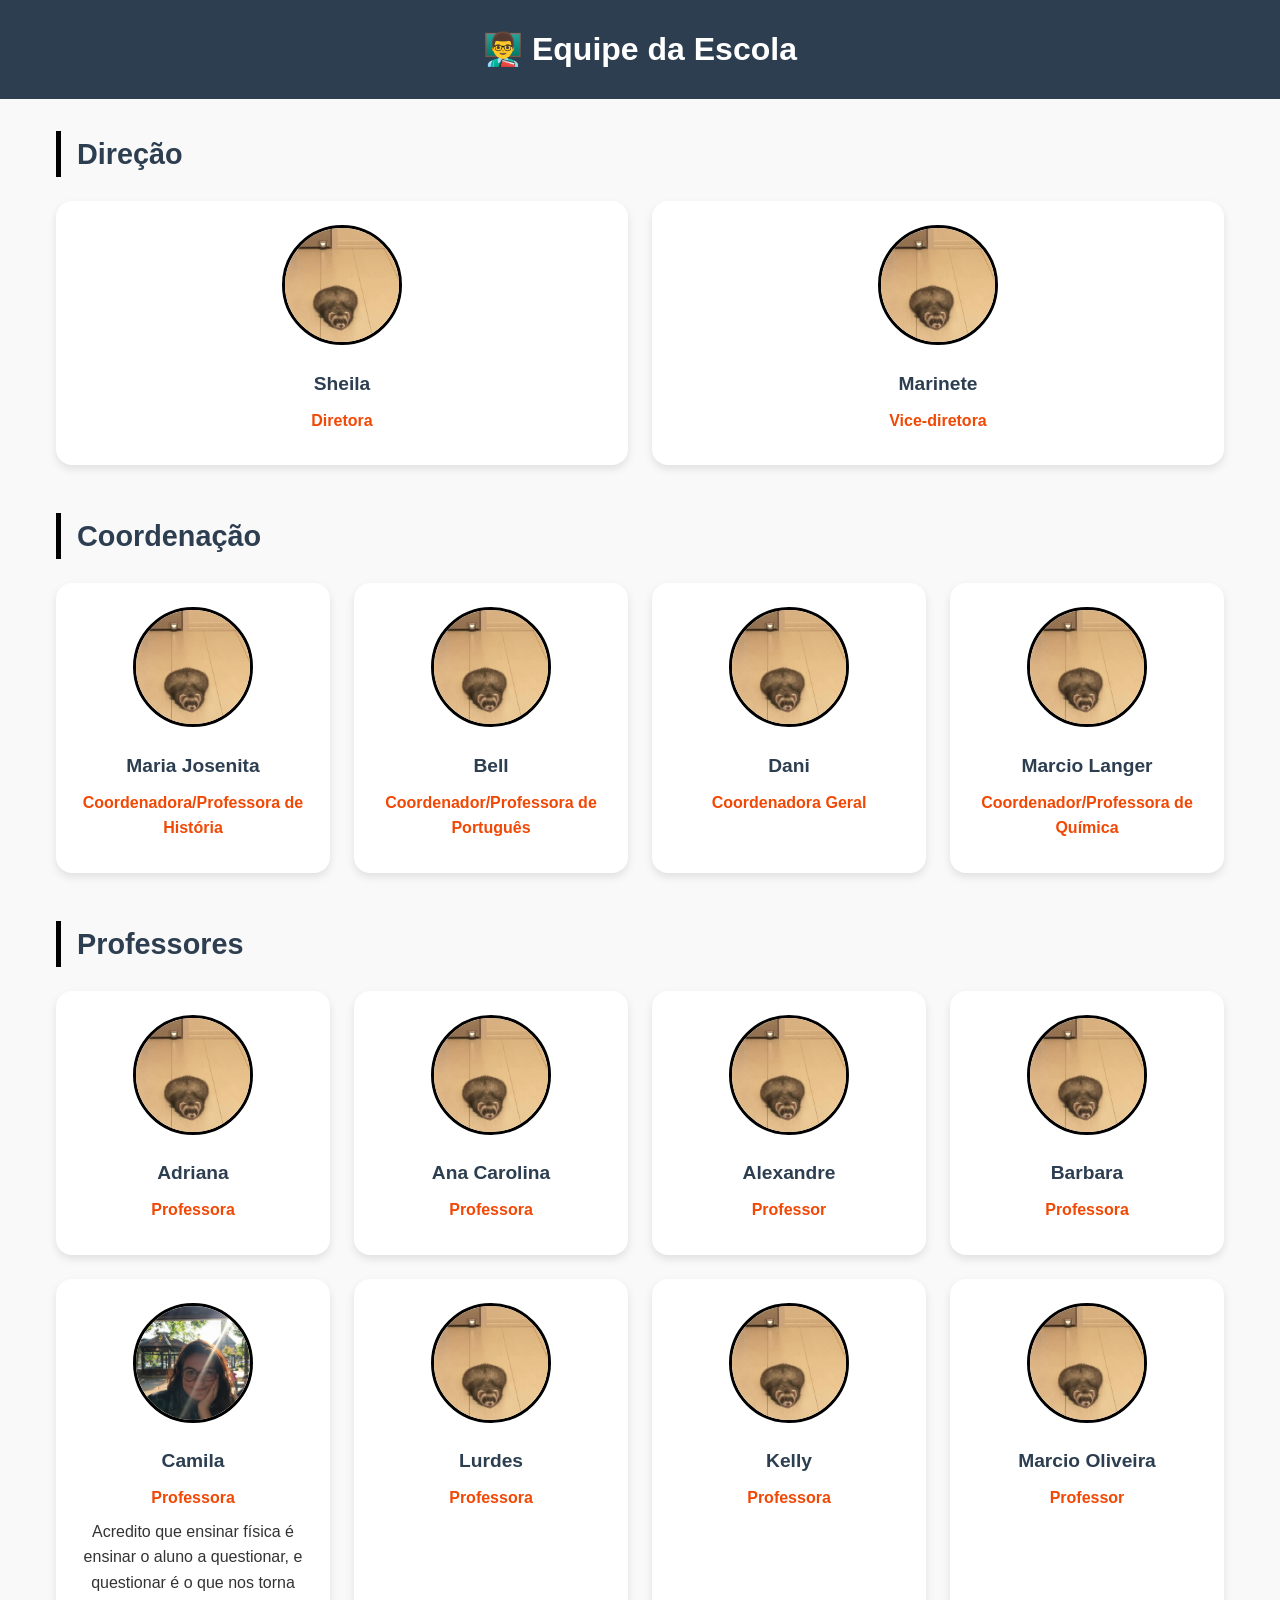
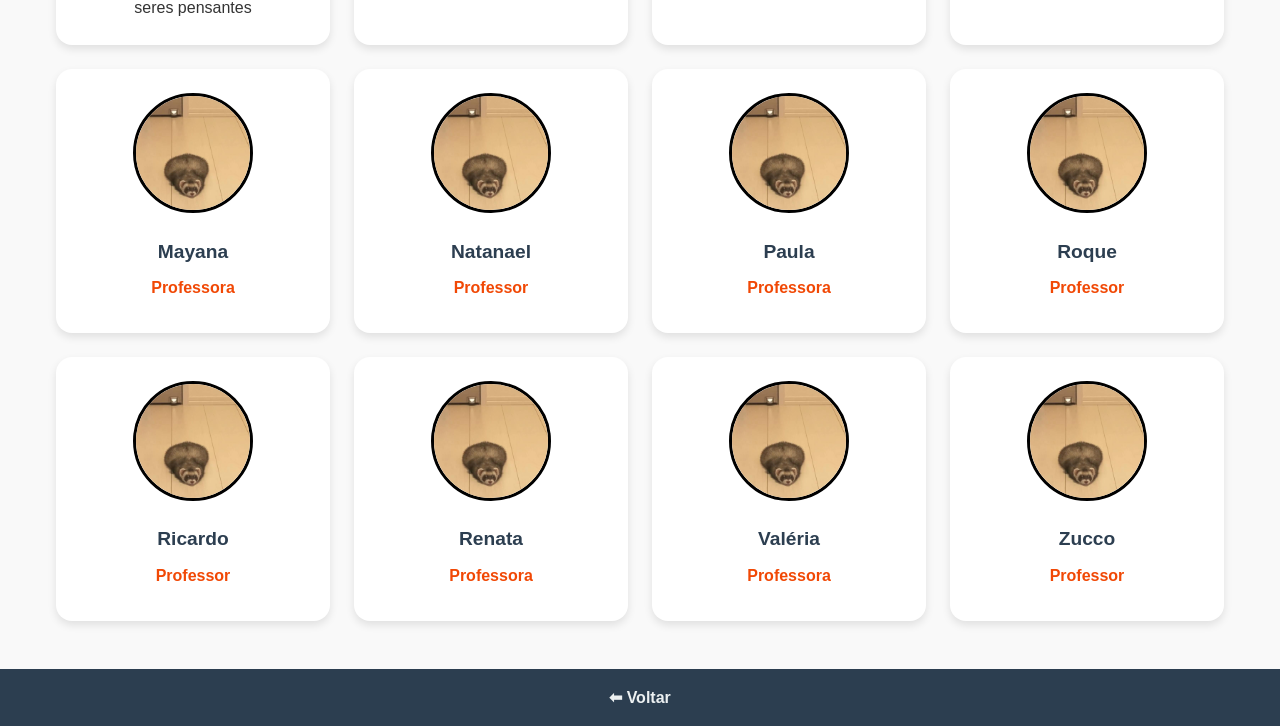
<file: Equipe.html>
<!DOCTYPE html>
<html lang="pt-br">
<head>
    <meta charset="UTF-8">
    <meta name="viewport" content="width=device-width, initial-scale=1.0">
    <title>Equipe da Escola</title>
    <style>
        * {
            margin: 0;
            padding: 0;
            box-sizing: border-box;
        }

        body {
            font-family: Arial, sans-serif;
            background-color: #f9f9f9;
            color: #333;
            line-height: 1.6;
        }

        header {
            background-color: #2c3e50;
            color: white;
            text-align: center;
            padding: 1.5rem;
            margin-bottom: 2rem;
        }

        header h1 {
            font-size: 2rem;
        }

        main {
            max-width: 1200px;
            margin: 0 auto;
            padding: 0 1rem;
        }

        section {
            margin-bottom: 3rem;
        }

        section h2 {
            font-size: 1.8rem;
            border-left: 5px solid #000000;
            padding-left: 1rem;
            margin-bottom: 1.5rem;
            color: #2c3e50;
        }

        .grid {
            display: grid;
            grid-template-columns: repeat(auto-fit, minmax(240px, 1fr));
            gap: 1.5rem;
        }

        .card {
            background-color: white;
            border-radius: 16px;
            box-shadow: 0 4px 8px rgba(0,0,0,0.1);
            text-align: center;
            padding: 1.5rem;
            transition: transform 0.2s ease;
        }

        .card:hover {
            transform: translateY(-5px);
        }

        .card img {
            width: 120px;
            height: 120px;
            object-fit: cover;
            border-radius: 50%;
            margin-bottom: 1rem;
            border: 3px solid #000000;
        }

        .card h3 {
            font-size: 1.2rem;
            margin-bottom: 0.5rem;
            color: #2c3e50;
        }

        .card .cargo {
            font-weight: bold;
            color: #f14805;
            margin-bottom: 0.5rem;
        }

        .card p {
            color: #666;
        }

        footer {
            background-color: #2c3e50;
            color: white;
            text-align: center;
            padding: 1rem;
            margin-top: 2rem;
        }

        footer a {
            color: #ecf0f1;
            text-decoration: none;
            font-weight: bold;
        }

        footer a:hover {
            text-decoration: underline;
        }
    </style>
</head>
<body>

<header>
    <h1>👨‍🏫 Equipe da Escola</h1>
</header>

<main>
    <!-- DIREÇÃO -->
    <section>
        <h2>Direção</h2>
        <div class="grid">
            <div class="card">
                <img src="image/furãoteste.jpg" alt="Foto da Diretora Sheila">
                <h3>Sheila</h3>
                <div class="cargo">Diretora</div>
            </div>
            <div class="card">
                <img src="image/furãoteste.jpg" alt="Foto da Vice-diretora Marinete">
                <h3>Marinete</h3>
                <div class="cargo">Vice-diretora</div>
            </div>
        </div>
    </section>

    <!-- COORDENAÇÃO -->
    <section>
        <h2>Coordenação</h2>
        <div class="grid">
            <div class="card">
                <img src="image/furãoteste.jpg" alt="Foto da Coordenadora Maria Josenita">
                <h3>Maria Josenita</h3>
                <div class="cargo">Coordenadora/Professora de História</div>
            </div>
            <div class="card">
                <img src="image/furãoteste.jpg" alt="Foto do Coordenador Bell">
                <h3>Bell</h3>
                <div class="cargo">Coordenador/Professora de Português</div>
            </div>
            <div class="card">
                <img src="image/furãoteste.jpg" alt="Foto da Coordenadora Dani">
                <h3>Dani</h3>
                <div class="cargo">Coordenadora Geral</div>
            </div>
            <div class="card">
                <img src="image/furãoteste.jpg" alt="Foto do Coordenador Marcio Langer">
                <h3>Marcio Langer</h3>
                <div class="cargo">Coordenador/Professora de Química</div>
            </div>
        </div>
    </section>

    <!-- PROFESSORES -->
    <section>
        <h2>Professores</h2>
        <div class="grid">
            <!-- PROFESSORES -->
            <div class="card"><img src="image/furãoteste.jpg" alt="Foto da Professora Adriana"><h3>Adriana</h3><div class="cargo">Professora</div></div>
            <div class="card"><img src="image/furãoteste.jpg" alt="Foto da Professora Ana Carolina"><h3>Ana Carolina</h3><div class="cargo">Professora</div></div>
            <div class="card"><img src="image/furãoteste.jpg" alt="Foto do Professor Alexandre"><h3>Alexandre</h3><div class="cargo">Professor</div></div>
            <div class="card"><img src="image/furãoteste.jpg" alt="Foto da Professora Barbara"><h3>Barbara</h3><div class="cargo">Professora</div></div>
            <div class="card"><img src="image/Camila.jpeg" alt="Foto da Professora Camila"><h3>Camila</h3><div class="cargo">Professora</div>
                Acredito que ensinar física é ensinar o aluno a questionar, e questionar é o que nos torna seres pensantes
            </div>
            <div class="card"><img src="image/furãoteste.jpg" alt="Foto da Professora Lurdes"><h3>Lurdes</h3><div class="cargo">Professora</div></div>
            <div class="card"><img src="image/furãoteste.jpg" alt="Foto da Professora Kelly"><h3>Kelly</h3><div class="cargo">Professora</div></div>
            <div class="card"><img src="image/furãoteste.jpg" alt="Foto do Professor Marcio Oliveira"><h3>Marcio Oliveira</h3><div class="cargo">Professor</div></div>
            <div class="card"><img src="image/furãoteste.jpg" alt="Foto da Professora Mayana"><h3>Mayana</h3><div class="cargo">Professora</div></div>
            <div class="card"><img src="image/furãoteste.jpg" alt="Foto do Professor Natanael"><h3>Natanael</h3><div class="cargo">Professor</div></div>
            <div class="card"><img src="image/furãoteste.jpg" alt="Foto da Professora Paula"><h3>Paula</h3><div class="cargo">Professora</div></div>
            <div class="card"><img src="image/furãoteste.jpg" alt="Foto do Professor Roque"><h3>Roque</h3><div class="cargo">Professor</div></div>
            <div class="card"><img src="image/furãoteste.jpg" alt="Foto do Professor Ricardo"><h3>Ricardo</h3><div class="cargo">Professor</div></div>
            <div class="card"><img src="image/furãoteste.jpg" alt="Foto da Professora Renata"><h3>Renata</h3><div class="cargo">Professora</div></div>
            <div class="card"><img src="image/furãoteste.jpg" alt="Foto da Professora Valéria"><h3>Valéria</h3><div class="cargo">Professora</div></div>
            <div class="card"><img src="image/furãoteste.jpg" alt="Foto do Professor Zucco"><h3>Zucco</h3><div class="cargo">Professor</div></div>
        </div>
    </section>
</main>

<footer>
    <a href="index.html">⬅ Voltar</a>
</footer>

</body>
</html>
</file>
